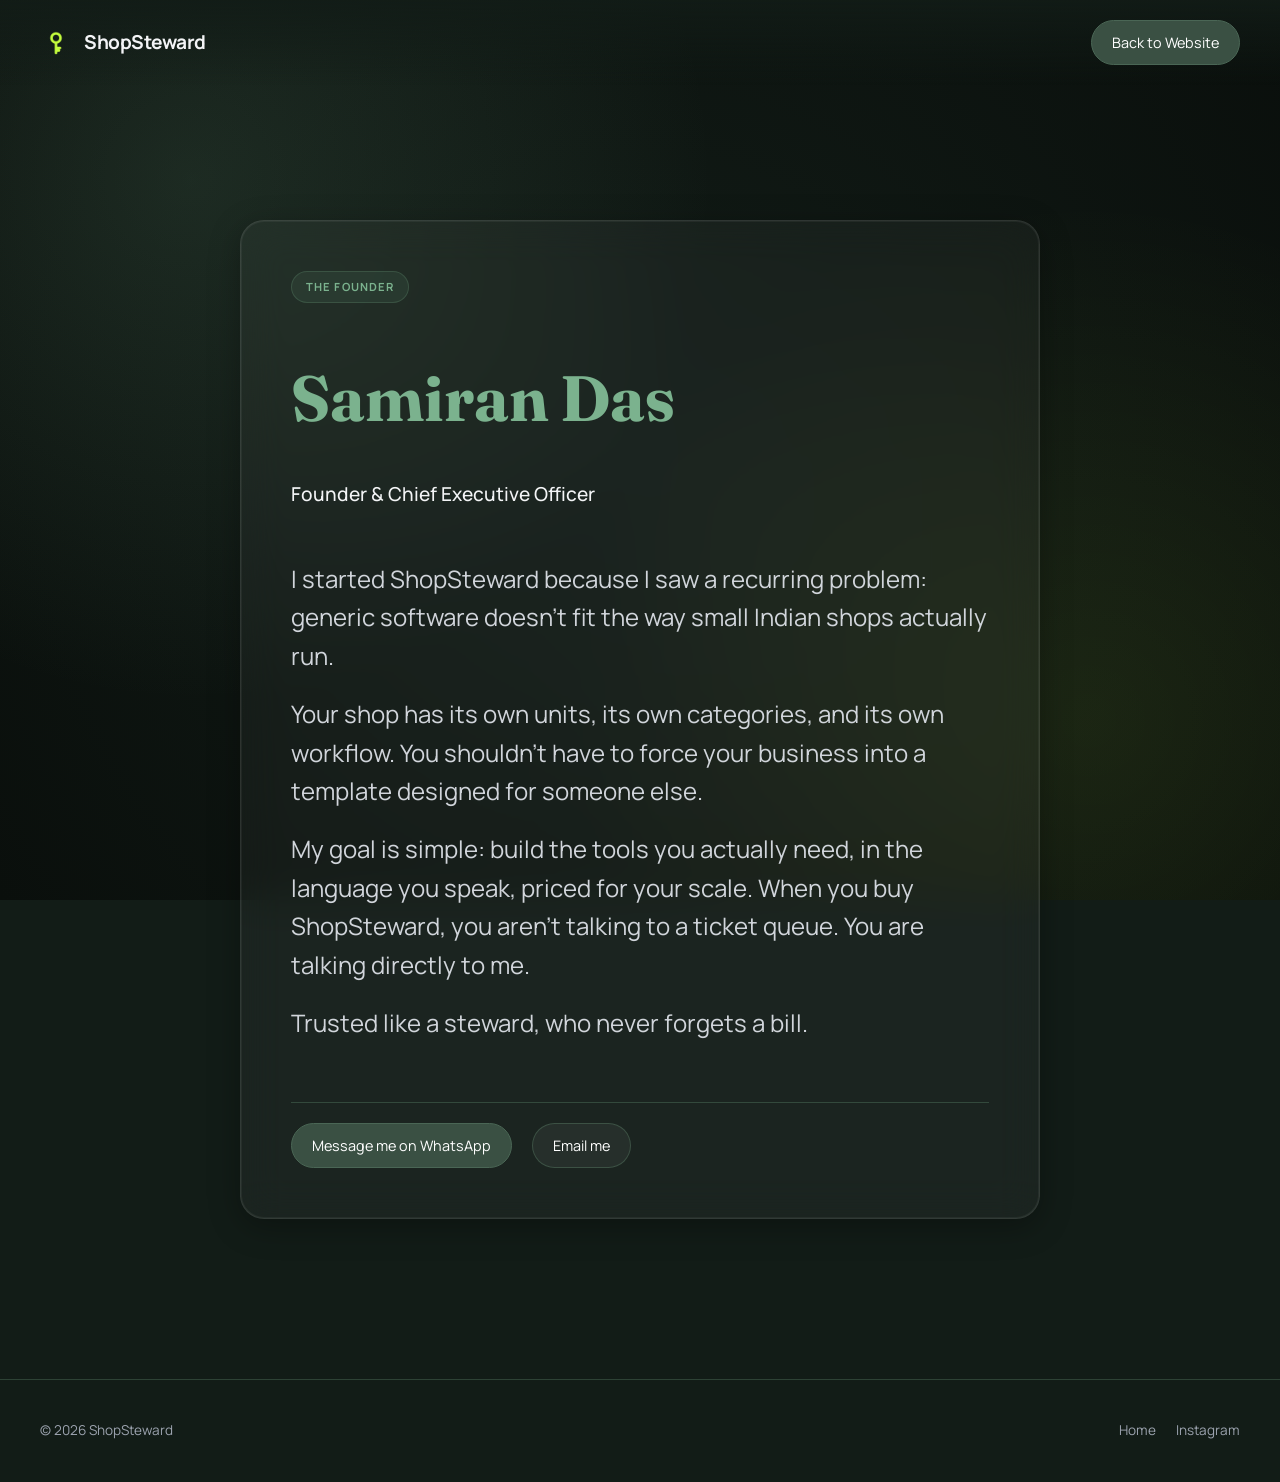
<file: about.html>
<!DOCTYPE html>
<html lang="en">
<head>
    <meta charset="UTF-8">
    <meta name="viewport" content="width=device-width, initial-scale=1.0">
    <title>About Samiran Das | Founder & CEO of ShopSteward</title>
    <meta name="description" content="Samiran Das is the Founder & CEO of ShopSteward, building custom inventory and billing software for Indian retailers.">
    <link rel="canonical" href="https://shopsteward.in/about.html" />
    <link rel="icon" type="image/png" href="images/logo.png">
    
    <link href="https://fonts.googleapis.com/css2?family=Fraunces:ital,opsz,wght@0,9..144,100..900;1,9..144,100..900&family=Manrope:wght@300..800&display=swap" rel="stylesheet">
    <link rel="stylesheet" href="style.css">
</head>
<body>

    <!-- NAVBAR -->
    <header class="navbar">
        <a href="index.html" class="logo-area">
            <img src="images/logo.png" alt="ShopSteward Logo" class="logo-img">
            <span class="brand-name">ShopSteward</span>
        </a>
        <div class="nav-actions">
            <a href="index.html" class="btn-primary">Back to Website</a>
        </div>
    </header>

    <main id="top" style="padding-top: 120px; padding-bottom: 60px; min-height: 85vh; display: flex; align-items: center;">
        <section class="section" style="width: 100%;">
            <div class="glass steward-block spotlight-card reveal active" style="max-width: 800px; margin: 0 auto; width: 100%;">
                <div class="section-no">THE FOUNDER</div>
                
                <h1 style="font-size: clamp(2.5rem, 5vw, 4rem); font-family: var(--font-serif); margin-bottom: 10px; color: var(--green);">
                    Samiran Das
                </h1>
                <h3 style="font-size: 1.2rem; color: var(--text-light); margin-bottom: 30px; font-weight: 500;">
                    Founder & Chief Executive Officer
                </h3>

                <div class="steward-lead">
                    <p style="margin-bottom: 20px;">
                        I started ShopSteward because I saw a recurring problem: generic software doesn't fit the way small Indian shops actually run.
                    </p>
                    <p style="margin-bottom: 20px;">
                        Your shop has its own units, its own categories, and its own workflow. You shouldn't have to force your business into a template designed for someone else. 
                    </p>
                    <p style="margin-bottom: 20px;">
                        My goal is simple: build the tools you actually need, in the language you speak, priced for your scale. When you buy ShopSteward, you aren't talking to a ticket queue. You are talking directly to me.
                    </p>
                    <p>
                        Trusted like a steward, who never forgets a bill.
                    </p>
                </div>

                <div style="margin-top: 40px; padding-top: 20px; border-top: 1px solid var(--glass-border); display: flex; gap: 20px; flex-wrap: wrap;">
                    <a href="https://wa.me/918637560557" target="_blank" rel="noopener" class="btn-primary">Message me on WhatsApp</a>
                    <a href="mailto:shopsteward.in@gmail.com" class="btn-secondary">Email me</a>
                </div>
            </div>
        </section>
    </main>

    <footer class="footer" style="max-width: 1400px; margin: 0 auto;">
        <div>© 2026 ShopSteward</div>
        <div class="footer-links">
            <a href="index.html">Home</a>
            <a href="https://instagram.com/shopsteward.in" target="_blank" rel="noopener">Instagram</a>
        </div>
    </footer>
</body>
</html>
</file>
<file: style.css>
/* --- 1. Variables --- */
:root {
    --bg-dark: #121c17; /* Updated lighter muddy green backdrop */
    --text-light: #f3f4f6;
    --text-muted: #9ca3af;
    
    /* Brighter Muddy Green */
    --green: #7BB28E; 
    --green-btn: #3A5043;
    --green-btn-hover: #4A6655;
    
    /* Intense Glass Effect */
    --glass-bg: rgba(0, 0, 0, 0.2);
    --glass-border: rgba(123, 178, 142, 0.25);
    
        --font-sans: 'Manrope', sans-serif;
    --font-serif: 'Fraunces', serif;

    /* Referenced in the AI Scanner section but never defined */
    --ink: #eef4ee;
    --line: rgba(255, 255, 255, 0.10);
    --acid: #c8ff3d;
}

* { margin: 0; padding: 0; box-sizing: border-box; }
html { scroll-behavior: smooth; scroll-padding-top: 90px; }

body { 
    background-color: var(--bg-dark); 
    background-image: 
        radial-gradient(circle at 15% 20%, rgba(123, 178, 142, 0.15) 0%, transparent 40%),
        radial-gradient(circle at 85% 80%, rgba(200, 255, 61, 0.08) 0%, transparent 40%),
        radial-gradient(circle at 50% 50%, rgba(18, 28, 23, 1) 0%, rgba(10, 15, 12, 1) 100%);
    background-attachment: fixed;
    color: var(--text-light); 
    font-family: var(--font-sans); 
    overflow-x: hidden; 
    line-height: 1.6; 
}

a { text-decoration: none; color: inherit; }
ul { list-style: none; }

/* Utility */
.mb-40 { margin-bottom: 40px; }
.mt-20 { margin-top: 20px; }
.mt-50 { margin-top: 50px; }
.mb-20 { margin-bottom: 20px; }
.mt-10 { margin-top: 10px; }
.full-width { width: 100%; text-align: center; justify-content: center; display: inline-block; }
.text-center { text-align: center; }

/* --- 2. THE GLASSMORPHISM --- */
.glass {
    background: rgba(255, 255, 255, 0.04); /* Light frosted glass instead of dark */
    backdrop-filter: blur(20px);
    -webkit-backdrop-filter: blur(20px);
    border: 1px solid rgba(255, 255, 255, 0.1); /* Brighter border */
    box-shadow: 
        0 8px 32px 0 rgba(0, 0, 0, 0.3), 
        inset 0 0 0 1px rgba(255, 255, 255, 0.05); /* Subtle inner glow */
    border-radius: 24px;
}

/* --- 3. THE HOVER EFFECT (SUBTLE LIFT & GLOW) --- */
.spotlight-card {
    /* Smooth, quick transition */
    transition: transform 0.3s ease, box-shadow 0.3s ease, border-color 0.3s ease, background-color 0.3s ease !important;
    will-change: transform, box-shadow;
}

.spotlight-card:hover {
    transform: translateY(-8px) !important;
    border-color: rgba(200, 255, 61, 0.4); /* Acid green border on hover */
    background: rgba(255, 255, 255, 0.08) !important; /* Gets brighter on hover */
    box-shadow: 
        0 20px 40px rgba(0, 0, 0, 0.5), 
        0 0 30px rgba(200, 255, 61, 0.15); /* Soft acid green glow */
    z-index: 10;
}

/* --- 4. SCROLL REVEAL ANIMATIONS --- */
.reveal {
    opacity: 0;
    transform: translateY(40px);
    transition: opacity 0.8s cubic-bezier(0.16, 1, 0.3, 1), transform 0.8s cubic-bezier(0.16, 1, 0.3, 1);
}
.reveal.active {
    opacity: 1;
    transform: translateY(0);
}

/* --- 5. Navbar --- */
.navbar { position: fixed; top: 0; width: 100%; display: flex; justify-content: space-between; align-items: center; padding: 20px 40px; z-index: 100; background: linear-gradient(to bottom, rgba(18,28,23,0.9), transparent); }
.logo-area { display: flex; align-items: center; gap: 12px; }
.logo-img { height: 32px; width: auto; object-fit: contain; }
.brand-name { font-weight: 700; font-size: 1.2rem; letter-spacing: -0.02em; }
.badge { font-size: 0.65rem; background: rgba(255,255,255,0.08); padding: 4px 10px; border-radius: 20px; color: var(--text-muted); border: 1px solid rgba(255,255,255,0.05); }
.nav-links { display: flex; gap: 30px; font-size: 0.9rem; color: var(--text-muted); }
.nav-links a:hover { color: white; }
.nav-actions { display: flex; gap: 15px; align-items: center; }

/* --- 6. Buttons --- */
.btn-ghost { font-size: 0.9rem; color: var(--text-light); padding: 10px 20px; border-radius: 50px; transition: 0.3s; }
.btn-ghost:hover { color: var(--green); }
.btn-primary { background-color: var(--green-btn); color: white; padding: 10px 20px; border-radius: 50px; font-size: 0.9rem; display: inline-flex; align-items: center; gap: 8px; transition: 0.3s; border: 1px solid var(--green-btn-hover); cursor: pointer; }
.btn-primary:hover { background-color: var(--green-btn-hover); transform: translateY(-2px); box-shadow: 0 10px 20px rgba(0,0,0,0.3); }
.btn-secondary { background: rgba(255,255,255,0.05); color: white; padding: 10px 20px; border-radius: 50px; font-size: 0.9rem; transition: 0.3s; border: 1px solid var(--glass-border); display: inline-flex; align-items: center; cursor: pointer;}
.btn-secondary:hover { background: rgba(255,255,255,0.1); transform: translateY(-2px); }
.btn-primary.large, .btn-secondary.large { padding: 14px 28px; font-size: 1rem; }
.menu-btn { display: none; background: none; border: none; color: white; font-size: 1.5rem; cursor: pointer; }

/* --- 7. Hero --- */
.hero { position: relative; height: 100vh; display: flex; align-items: center; padding: 0 40px; overflow: hidden; }
.hero-bg { position: absolute; top: 0; left: 0; width: 100%; height: 100%; z-index: -1; }
.hero-bg img { width: 100%; height: 100%; object-fit: cover; object-position: right center; }
.hero-overlay { position: absolute; top: 0; left: 0; width: 100%; height: 100%; background: linear-gradient(90deg, #121c17 0%, rgba(18, 28, 23, 0.95) 30%, rgba(18, 28, 23, 0.4) 70%, transparent 100%); }
.hero-content { display: flex; justify-content: space-between; align-items: center; width: 100%; max-width: 1400px; margin: 0 auto; gap: 50px; }
.hero-text { max-width: 600px; }
.hero-text h1 { font-size: clamp(3rem, 5vw, 4.5rem); line-height: 1.1; font-weight: 500; margin-bottom: 24px; letter-spacing: -0.03em; }
.serif-text { font-family: var(--font-serif); color: var(--green); font-style: italic; font-weight: 400; }
.hero-text .lead { font-size: 1.2rem; color: var(--text-muted); margin-bottom: 40px; max-width: 500px; }
.hero-actions { display: flex; gap: 15px; }

/* Hero Glass Card */
.hero-card { width: 480px; padding: 32px; border-radius: 28px; }
.hero-card h3 { font-size: 1.2rem; font-weight: 500; margin-bottom: 24px; text-align: center; color: #e5e7eb; }
.card-tags { display: flex; gap: 10px; margin-bottom: 20px; align-items: center; }
.tag { background: rgba(255,255,255,0.06); padding: 8px 14px; border-radius: 50px; font-size: 0.8rem; display: flex; align-items: center; gap: 8px; border: 1px solid rgba(255,255,255,0.08); color: #d1d5db; }
.add-btn { background: transparent; border: 1px solid rgba(255,255,255,0.2); color: white; width: 32px; height: 32px; border-radius: 50%; cursor: pointer; display: flex; align-items: center; justify-content: center; transition: 0.3s; }
.add-btn:hover { background: rgba(255,255,255,0.1); }
.card-input-area { position: relative; }
.card-input-area textarea { width: 100%; height: 140px; background: rgba(0,0,0,0.3); border: 1px solid rgba(255,255,255,0.1); border-radius: 16px; padding: 18px 70px 18px 18px; color: white; font-family: var(--font-sans); font-size: 0.95rem; resize: none; outline: none; transition: border-color 0.3s; }
.card-input-area textarea:focus { border-color: var(--green); }
.submit-circle { position: absolute; bottom: 16px; right: 16px; width: 44px; height: 44px; border-radius: 50%; background: rgba(255,255,255,0.15); border: none; color: white; cursor: pointer; transition: 0.3s; display: flex; align-items: center; justify-content: center; padding: 0; }
.submit-circle svg { width: 20px; height: 20px; fill: currentColor; transition: transform 0.3s ease; }
.submit-circle:hover { background: #25D366; color: white; transform: scale(1.05); }
.submit-circle:hover svg { transform: scale(1.1) rotate(10deg); }

/* --- 8. Sections --- */
.niche-strip { padding: 40px 40px; max-width: 1400px; margin: 0 auto; text-align: center; }
.niche-label { font-size: 0.75rem; letter-spacing: 0.1em; color: var(--text-muted); margin-bottom: 20px; }
.niche-row { display: flex; justify-content: center; gap: 12px; flex-wrap: wrap; }
.niche-chip { padding: 8px 16px; border: 1px solid rgba(255,255,255,0.1); border-radius: 50px; font-size: 0.8rem; color: #d1d5db; background: rgba(0,0,0,0.2); }

.section { padding: 100px 40px; max-width: 1400px; margin: 0 auto; }
.section-head { margin-bottom: 50px; }
.section-no { 
    display: inline-block;
    font-size: 0.7rem; 
    color: var(--green); 
    background: rgba(123, 178, 142, 0.1);
    border: 1px solid rgba(123, 178, 142, 0.2);
    padding: 6px 14px;
    border-radius: 50px;
    margin-bottom: 16px; 
    letter-spacing: 0.1em; 
    font-weight: 700;
    text-transform: uppercase;
}
.section h2 { font-size: clamp(2.5rem, 4vw, 3.5rem); font-weight: 500; letter-spacing: -0.03em; line-height: 1.1; }
.section h2 em { font-family: var(--font-serif); color: var(--green); font-style: italic; }
.copy { color: var(--text-muted); font-size: 1rem; max-width: 700px; }
.sub-heading { font-size: 1.5rem; color: var(--text-light); margin-bottom: 20px; font-weight: 500; }

/* Grid Layouts */
.grid-3 { display: grid; grid-template-columns: repeat(3, 1fr); gap: 20px; }
.grid-2 { display: grid; grid-template-columns: repeat(2, 1fr); gap: 20px; }
.card { padding: 30px; display: flex; flex-direction: column; }
.card h3 { font-size: 1.2rem; margin-bottom: 10px; font-weight: 600; }
.card p { font-size: 0.95rem; color: var(--text-muted); }
.bigno { font-size: 3rem; font-weight: 700; color: var(--green); opacity: 0.3; line-height: 1; margin-bottom: 15px; }
.num { font-size: 0.8rem; font-weight: 700; color: var(--green); letter-spacing: 0.1em; margin-bottom: 15px; }
.highlight-green { background: rgba(123, 178, 142, 0.1) !important; border-left: 3px solid var(--green) !important; color: var(--green) !important; padding: 12px !important; border-radius: 4px; }

/* Steward Block */
.steward-block { padding: 50px; display: flex; flex-direction: column; gap: 20px; }
.steward-lead { font-size: clamp(1.2rem, 2vw, 1.5rem); line-height: 1.6; color: #d1d5db; max-width: 900px; }
.steward-lead b { color: var(--green); font-weight: 700; }
.steward-lead em { font-family: var(--font-serif); font-style: italic; color: white; }

/* Trusted Block */
.trusted-block { padding: 60px 20px; display: flex; flex-direction: column; align-items: center; justify-content: center; }
.trusted-num { font-size: clamp(5rem, 10vw, 8rem); font-weight: 800; color: var(--green); line-height: 1; margin: 20px 0; letter-spacing: -0.05em; }
.trusted-tag { font-size: 1.2rem; color: var(--text-light); }

/* Demo */
.demo-wrap { display: grid; grid-template-columns: 300px 1fr; overflow: hidden; padding: 0; min-height: 600px; }
.demo-info { padding: 40px; border-right: 1px solid var(--glass-border); display: flex; flex-direction: column; justify-content: space-between; }
.demo-info h3 { font-size: 1.5rem; margin: 10px 0; }
.demo-url { font-size: 0.75rem; color: var(--text-muted); word-break: break-all; margin-top: 10px; display: block; }
.eyebrow { font-size: 0.75rem; color: var(--green); font-weight: 700; letter-spacing: 0.1em; }
.credentials { margin-top: 30px; border-top: 1px solid var(--glass-border); padding-top: 20px; }
.credentials small { font-size: 0.7rem; color: var(--text-muted); letter-spacing: 0.1em; display: block; margin-bottom: 10px; }
.cred { font-size: 0.9rem; margin-bottom: 10px; color: #d1d5db; }
.cred code { color: var(--green); background: rgba(123,178,142,0.1); padding: 4px 8px; border-radius: 4px; font-family: monospace; }
.demo-actions { display: flex; flex-direction: column; gap: 10px; margin-top: 20px; }
.mini { font-size: 0.75rem; padding: 10px; border: 1px solid var(--glass-border); background: rgba(0,0,0,0.3); color: white; border-radius: 6px; cursor: pointer; transition: 0.3s; text-align: center; }
.mini:hover { background: rgba(255,255,255,0.1); }
.demo-screen { background: #111; }
.demo-screen iframe { width: 100%; height: 100%; min-height: 600px; border: none; }

/* Features */
.features-grid { display: grid; grid-template-columns: repeat(5, 1fr); gap: 15px; }
.features-grid h3 { font-size: 1rem; }
.features-grid p { font-size: 0.85rem; }
.highlight-card { border-color: var(--green); background: rgba(123, 178, 142, 0.08); }
.tag-new { font-size: 0.6rem; background: var(--green); color: black; padding: 2px 6px; border-radius: 4px; margin-left: 8px; font-weight: 800; }

/* Testimonial */
.testimonial-card { padding: 50px; text-align: center; display: flex; flex-direction: column; align-items: center; }
.testi-quote { font-size: 1.5rem; line-height: 1.6; color: var(--text-light); max-width: 900px; margin: 20px 0; font-style: italic; }
.testi-author b { display: block; font-size: 1.1rem; color: white; }
.testi-author span { font-size: 0.9rem; color: var(--green); }

/* Pricing */
.pricing-grid { display: grid; grid-template-columns: repeat(3, 1fr); gap: 20px; align-items: stretch; }
.price-card { padding: 40px 30px; display: flex; flex-direction: column; position: relative; }
.price-card.popular { border-color: var(--green); background: rgba(123, 178, 142, 0.1); transform: scale(1.02); z-index: 2; }
.price-card.popular:hover { transform: translateY(-8px) scale(1.02) !important; }
.popular-badge { position: absolute; top: -12px; left: 50%; transform: translateX(-50%); background: var(--green); color: black; font-size: 0.7rem; font-weight: 800; padding: 6px 16px; border-radius: 20px; letter-spacing: 0.1em; white-space: nowrap; }
.price-tier { font-size: 0.75rem; color: var(--text-muted); margin-bottom: 10px; letter-spacing: 0.1em; }
.price-card h3 { font-size: 1.4rem; margin-bottom: 20px; font-weight: 500; }
.price-old {
    display: inline-block;
    background: rgba(255, 77, 77, 0.15); /* Soft red background */
    color: #ff8d5c; /* Orange-red text */
    padding: 4px 10px;
    border-radius: 4px;
    font-size: 14px;
    font-weight: 700;
    text-decoration: line-through;
    text-decoration-color: #ff4d4d;
    text-decoration-thickness: 2px;
    margin-bottom: 8px;
    border: 1px solid rgba(255, 77, 77, 0.3);
}
.price-card .amt { 
    font-size: 3.5rem; 
    font-weight: 800; 
    line-height: 1; 
    margin-bottom: 10px; 
    letter-spacing: -0.03em; 
    color: var(--acid); /* Makes the numbers bright acid green */
    text-shadow: 0 0 20px rgba(200, 255, 61, 0.2); /* Adds a subtle glow */
}
.price-card .sub { font-size: 0.8rem; color: var(--text-muted); margin-bottom: 25px; }
.price-card .sub b { color: var(--green); }
.price-meta { background: rgba(0,0,0,0.3); padding: 15px; border-radius: 12px; margin-bottom: 25px; font-size: 0.85rem; }
.price-meta div { display: flex; justify-content: space-between; margin-bottom: 8px; }
.price-meta div:last-child { margin-bottom: 0; }
.price-meta span { color: var(--text-muted); }
.price-meta b { color: white; text-align: right; }
.features-list { margin-bottom: 25px; flex-grow: 1; }
.features-list li { font-size: 0.9rem; color: #d1d5db; padding: 8px 0; border-bottom: 1px dashed rgba(255,255,255,0.1); display: flex; align-items: center; gap: 10px; }
.features-list li::before { content: "✓"; color: var(--green); font-weight: bold; }
.not-label { font-size: 0.7rem; color: #ef4444; letter-spacing: 0.1em; margin-bottom: 10px; font-weight: 700; }
.not-list { margin-bottom: 25px; }
.not-list li { font-size: 0.9rem; color: #6b7280; padding: 5px 0; text-decoration: line-through; }
.not-list li::before { content: "×"; color: #ef4444; margin-right: 10px; text-decoration: none; display: inline-block; }
.amt-large { font-size: 2.5rem; font-weight: 700; margin: 10px 0; color: white; }
.amt-large small { font-size: 1rem; font-weight: 400; color: var(--text-muted); }

/* Domains */
.domain-grid { display: grid; grid-template-columns: repeat(4, 1fr); gap: 15px; }
.domain-card { padding: 25px; cursor: pointer; display: flex; flex-direction: column; }
.domain-card h4 { font-size: 1.2rem; margin-bottom: 5px; }
.domain-card p { font-size: 0.85rem; color: var(--text-muted); margin-bottom: 20px; }
.domain-price { font-size: 1.1rem; font-weight: 600; color: var(--green); margin-bottom: 15px; flex-grow: 1; }
.domain-price span { font-size: 0.8rem; color: var(--text-muted); font-weight: 400; display: block; }
.btn-text { background: none; border: none; color: white; font-size: 0.85rem; cursor: pointer; text-align: left; padding: 0; font-weight: 600; }
.domain-card:hover .btn-text { color: var(--green); }

/* FAQ */
.faq-list { display: flex; flex-direction: column; gap: 15px; }
.q { border-radius: 16px; overflow: hidden; transition: background 0.3s; }
.q button { width: 100%; background: none; border: none; color: white; padding: 24px; font-size: 1.1rem; font-weight: 500; text-align: left; cursor: pointer; display: flex; justify-content: space-between; align-items: center; font-family: var(--font-sans); }
.q button:after { content: "+"; color: var(--green); font-size: 1.5rem; transition: 0.3s; }
.q.open button:after { content: "−"; transform: rotate(180deg); }
.answer { display: none; padding: 0 24px 24px 24px; color: var(--text-muted); font-size: 0.95rem; line-height: 1.7; }
.q.open .answer { display: block; }

/* Contact */
.contact-grid { display: grid; grid-template-columns: 1fr 1fr; gap: 50px; align-items: center; }
.contact-card { padding: 40px; display: flex; flex-direction: column; }
.contact-item { display: flex; justify-content: space-between; padding: 20px 0; border-bottom: 1px solid var(--glass-border); font-size: 1rem; transition: 0.3s; }
.contact-item:hover { color: var(--green); border-color: var(--green); }
.contact-item span { color: var(--text-muted); }
.wa-cta { margin-top: 30px; display: flex; flex-direction: column; gap: 15px; }

/* Footer */
.footer { padding: 40px; border-top: 1px solid var(--glass-border); display: flex; justify-content: space-between; color: var(--text-muted); font-size: 0.85rem; max-width: 1400px; margin: 0 auto; }
.footer-links { display: flex; gap: 20px; }
.footer-links a:hover { color: white; }

/* Modals */
.modal-overlay { display: none; position: fixed; inset: 0; background: rgba(0,0,0,0.8); backdrop-filter: blur(10px); z-index: 1000; align-items: center; justify-content: center; padding: 20px; opacity: 0; transition: opacity 0.3s; }
.modal-overlay.active { display: flex; opacity: 1; }
.modal-content { max-width: 500px; width: 100%; padding: 40px; position: relative; transform: translateY(20px); transition: transform 0.3s; }
.modal-overlay.active .modal-content { transform: translateY(0); }
.legal-content { max-height: 80vh; overflow-y: auto; max-width: 800px; }
.legal-content h2 { font-size: 2rem; margin-bottom: 20px; }
.legal-content p { margin-bottom: 15px; color: var(--text-muted); }
.close-btn { position: absolute; top: 15px; right: 20px; background: none; border: none; color: var(--text-muted); font-size: 2rem; cursor: pointer; }
.close-btn:hover { color: white; }
.modal-content h2 { font-size: 1.8rem; margin-bottom: 10px; color: var(--green); }
.modal-desc { color: var(--text-muted); margin-bottom: 20px; }
.modal-price { background: rgba(0,0,0,0.3); padding: 15px; border-radius: 8px; font-size: 1.2rem; font-weight: bold; color: white; margin-bottom: 20px; border-left: 3px solid var(--green); }
.modal-note { font-size: 0.85rem; color: var(--text-muted); margin-bottom: 25px; font-style: italic; }
.modal-actions { display: flex; flex-direction: column; }

/* --- 9. COMPACT MOBILE OPTIMIZATION --- */
@media (max-width: 1100px) {
    .features-grid { grid-template-columns: repeat(3, 1fr); }
    .domain-grid { grid-template-columns: repeat(2, 1fr); }
    .pricing-grid { grid-template-columns: 1fr; max-width: 500px; margin: 0 auto; }
    .price-card.popular { transform: scale(1); }
}

@media (max-width: 900px) {
    .navbar { padding: 12px 20px; background: rgba(18,28,23,0.95); backdrop-filter: blur(10px); }
    .nav-actions { display: none; } /* Hide redundant buttons */
    .menu-btn { display: block; margin-left: auto; }
    .nav-links { display: none; position: absolute; top: 60px; left: 0; width: 100%; background: #121c17; flex-direction: column; padding: 15px; border-bottom: 1px solid var(--glass-border); }
    .nav-links.show { display: flex; }
    
    .hero { flex-direction: column; height: auto; padding: 100px 20px 40px; }
    .hero-content { flex-direction: column; text-align: center; gap: 30px; }
    .hero-text h1 { font-size: 2.8rem; }
    .hero-text .lead { font-size: 1rem; margin-bottom: 25px; }
    .hero-actions { justify-content: center; flex-direction: column; width: 100%; gap: 10px; }
    .hero-actions a { width: 100%; justify-content: center; }
    .hero-overlay { background: linear-gradient(0deg, #121c17 0%, rgba(18,28,23,0.85) 100%); }
    .hero-card { width: 100%; max-width: 500px; margin: 0 auto; padding: 24px; }
    
    .grid-3 { grid-template-columns: 1fr; gap: 15px; }
    .grid-2 { grid-template-columns: 1fr; gap: 15px; }
    
    .demo-wrap { grid-template-columns: 1fr; min-height: auto; }
    .demo-info { border-right: none; border-bottom: 1px solid var(--glass-border); padding: 25px; }
    .demo-screen iframe { min-height: 350px; }
    
    .features-grid { grid-template-columns: repeat(2, 1fr); gap: 10px; }
    .contact-grid { grid-template-columns: 1fr; gap: 30px; }
    .footer { flex-direction: column; gap: 15px; align-items: center; text-align: center; padding: 30px 20px; }
}

@media (max-width: 600px) {
    /* 1. Hide badge to fix header squishing */
    .badge { display: none; }
    .brand-name { font-size: 1.1rem; }
    .logo-img { height: 26px; }
    
    /* 2. Drastically reduce spacing */
    .section { padding: 45px 16px; }
    .section-head { margin-bottom: 25px; }
    .section h2 { font-size: 1.8rem; }
    .copy { font-size: 0.9rem; }
    
    .hero-text h1 { font-size: 2.1rem; margin-bottom: 15px; }
    .hero-card h3 { font-size: 1.1rem; margin-bottom: 15px; }
    
    /* 3. Compact Glass Card */
    .hero-card { padding: 18px; }
    .card-tags { gap: 6px; margin-bottom: 12px; flex-wrap: wrap; }
    .tag { padding: 6px 10px; font-size: 0.7rem; }
    .card-input-area textarea { height: 100px; font-size: 0.85rem; padding: 12px 55px 12px 12px; }
    .submit-circle { width: 36px; height: 36px; bottom: 12px; right: 12px; }
    .submit-circle svg { width: 16px; height: 16px; }
    
    /* 4. Tighter Cards */
    .card { padding: 20px; border-radius: 16px; }
    .card h3 { font-size: 1.1rem; }
    .card p { font-size: 0.85rem; }
    .bigno { font-size: 2.2rem; margin-bottom: 10px; }
    
    .steward-block { padding: 20px; border-radius: 16px; }
    .steward-lead { font-size: 1rem; }
    
    .trusted-block { padding: 40px 15px; border-radius: 16px; }
    .trusted-num { font-size: 4rem; }
    .trusted-tag { font-size: 1rem; }
    
    .features-grid { grid-template-columns: 1fr; gap: 10px; }
    .domain-grid { grid-template-columns: 1fr; gap: 10px; }
    
    /* 5. Compact Pricing */
    .price-card { padding: 25px 20px; border-radius: 16px; }
    .price-card .amt { font-size: 2.5rem; }
    .price-meta { padding: 10px; font-size: 0.75rem; }
    .features-list li { padding: 6px 0; font-size: 0.85rem; }
    
    /* 6. Compact FAQ */
    .q button { padding: 16px; font-size: 0.95rem; }
    .answer { padding: 0 16px 16px 16px; font-size: 0.85rem; }
    
    .contact-card { padding: 20px; border-radius: 16px; }
    .contact-item { padding: 15px 0; font-size: 0.9rem; }
    
    .wa-cta { gap: 10px; margin-top: 20px; }
    .testimonial-card { padding: 25px 15px; border-radius: 16px; }
    .testi-quote { font-size: 1.1rem; margin: 10px 0; }
}
/* --- DESKTOP HERO STACKED LAYOUT --- */
@media (min-width: 901px) {
    .hero {
        height: auto; /* Allows the section to grow */
        min-height: 100vh;
        padding-top: 120px;
        padding-bottom: 60px;
    }
    
    .hero-content {
        flex-direction: column; /* Stacks the text and card vertically */
        align-items: flex-start; /* Aligns everything to the left */
        justify-content: center;
        gap: 40px; /* Space between buttons and the card */
    }
    
    .hero-text {
        max-width: 700px;
    }

    .hero-card {
        width: 480px; /* Keeps the card a nice size */
        margin-top: 10px;
    }
}
/* ================= AI INVOICE SCANNER ================= */
.scanner-hero { margin-bottom: 40px; }

.scanner-steps {
  display: grid;
  grid-template-columns: repeat(4, 1fr);
  gap: 20px;
  margin-bottom: 50px;
}

.scanner-step {
  background: #0a0e10;
  border: 1px solid var(--line);
  padding: 24px 20px;
  border-radius: 8px;
  transition: 0.3s;
}
.scanner-step:hover {
  border-color: rgba(200, 255, 61, 0.4);
  transform: translateY(-3px);
}
.step-icon {
  font-size: 24px;
  margin-bottom: 12px;
}
.scanner-step h4 {
  margin: 0 0 8px 0;
  font-size: 16px;
  color: var(--ink);
}
.scanner-step p {
  margin: 0;
  font-size: 12px;
  color: #8f9a95;
  line-height: 1.5;
}

.scanner-grid {
  display: grid;
  grid-template-columns: 1fr 1fr;
  gap: 40px;
  margin-bottom: 40px;
}

.scanner-list {
  list-style: none;
  padding: 0;
  margin: 0;
}
.scanner-list li {
  padding: 12px 0;
  border-bottom: 1px dashed rgba(255,255,255,.08);
  color: #b0b9b5;
  font-size: 13px;
  line-height: 1.6;
}
.scanner-list li strong {
  color: var(--ink);
}

.scanner-pricing {
  background: rgba(200,255,61,.03);
  border: 1px solid rgba(200,255,61,.25);
  border-radius: 8px;
  padding: 30px;
  position: relative;
  box-shadow: inset 0 0 0 1px rgba(200,255,61,.1);
}

/* Premium Warning Box */
.eligibility-note {
  background: rgba(13, 26, 22, 0.8);
  border-left: 4px solid #ff8d5c; /* Warning orange from your palette */
  padding: 20px 25px;
  border-radius: 4px;
  font-size: 12px;
  line-height: 1.7;
  color: #a8b1ad;
  margin-top: 20px;
}
.eligibility-note strong {
  color: #ff8d5c;
  display: block;
  margin-bottom: 5px;
  font-size: 13px;
  letter-spacing: 0.5px;
  text-transform: uppercase;
}

/* Responsive */
@media (max-width: 900px) {
  .scanner-steps { grid-template-columns: 1fr 1fr; }
  .scanner-grid { grid-template-columns: 1fr; gap: 30px; }
}
@media (max-width: 430px) {
  .scanner-steps { grid-template-columns: 1fr; }
}
/* ================= STRICT COMPARISON TABLE ================= */
.comparison-header {
  text-align: center;
  margin-bottom: 40px;
}

.table-responsive-wrapper {
  width: 100%;
  overflow-x: auto;
  /* Hide scrollbar for a cleaner look */
  scrollbar-width: none; 
  -ms-overflow-style: none;
  padding-bottom: 10px;
}
.table-responsive-wrapper::-webkit-scrollbar {
  display: none;
}

/* Force Table Display */
.compare-table {
  display: table !important;
  width: 100% !important;
  min-width: 700px;
  border-collapse: collapse !important;
  background: #0a0e10;
  border: 1px solid rgba(255, 255, 255, 0.1);
  border-radius: 8px;
  overflow: hidden;
  table-layout: fixed; /* Keeps columns even */
}

.compare-table thead {
  display: table-header-group !important;
}

.compare-table tbody {
  display: table-row-group !important;
}

.compare-table tr {
  display: table-row !important;
}

.compare-table th,
.compare-table td {
  display: table-cell !important;
  padding: 16px 20px;
  text-align: center;
  vertical-align: middle;
  font-size: 14px;
  border-bottom: 1px solid rgba(255, 255, 255, 0.08);
  border-right: 1px solid rgba(255, 255, 255, 0.05);
  color: #a8b1ad;
}

.compare-table th:last-child,
.compare-table td:last-child {
  border-right: none;
}

.compare-table tr:last-child td {
  border-bottom: none;
}

/* Header Styling */
.compare-table th {
  font-weight: 700;
  font-size: 11px;
  letter-spacing: 0.1em;
  text-transform: uppercase;
  color: #8f9a95;
  background: rgba(255, 255, 255, 0.02);
  padding: 18px 20px;
}

/* First Column (Feature Names) */
.compare-table .col-feature {
  text-align: left;
  width: 38%;
  font-weight: 500;
  color: #eef4ee;
  border-right: 1px solid rgba(255, 255, 255, 0.08);
}

.compare-table th.col-feature {
  color: #8f9a95;
}

/* Highlighted Column (ShopSteward) */
.compare-table .col-highlight {
  background: rgba(200, 255, 61, 0.04) !important;
  border-left: 1px solid rgba(200, 255, 61, 0.15);
  border-right: 1px solid rgba(200, 255, 61, 0.15);
  color: #eef4ee;
  font-weight: 600;
  width: 22%;
}

.compare-table th.col-highlight {
  color: #c8ff3d;
  font-size: 13px;
  background: rgba(200, 255, 61, 0.08) !important;
}

/* Icons */
.check {
  color: #c8ff3d;
  font-size: 20px;
  font-weight: bold;
}

.cross {
  color: #4d5853;
  font-size: 16px;
}

.manual {
  font-size: 11.5px;
  color: #7f8a85;
  font-style: italic;
}

/* Footer Text */
.table-footer {
  text-align: center;
  max-width: 700px;
  margin: 30px auto 0;
  font-size: 13px;
  color: #7f8a85;
  line-height: 1.6;
}

@media(max-width: 900px) {
  .compare-table th, 
  .compare-table td {
    padding: 12px 15px;
    font-size: 12px;
  }
  .compare-table .col-feature {
    width: 45%;
  }
}
/* ================= PREMIUM HOVER EFFECTS ================= */

/* 1. AI Invoice Scanner Pricing Card */
.scanner-pricing {
  transition: all 0.3s cubic-bezier(0.2, 0.8, 0.2, 1);
}

@media (hover: hover) {
  .scanner-pricing:hover {
    transform: translateY(-6px);
    border-color: var(--acid);
    box-shadow: 0 15px 35px rgba(0, 0, 0, 0.3), 0 0 25px rgba(200, 255, 61, 0.15), inset 0 0 0 1px rgba(200, 255, 61, 0.3);
    background: rgba(200, 255, 61, 0.06);
  }
}

/* 2. Comparison Table Card */
.compare-table {
  transition: all 0.4s cubic-bezier(0.2, 0.8, 0.2, 1);
}

@media (hover: hover) {
  .compare-table:hover {
    border-color: rgba(200, 255, 61, 0.35);
    box-shadow: 0 15px 40px rgba(0, 0, 0, 0.4), 0 0 20px rgba(200, 255, 61, 0.05);
    transform: translateY(-2px);
  }
}

/* 3. BONUS: Row Highlight in Comparison Table */
/* When hovering a row, highlight it to make it easy to read across */
@media (hover: hover) {
  .compare-table tbody tr {
    transition: background 0.2s ease;
  }
  .compare-table tbody tr:hover {
    background: rgba(255, 255, 255, 0.03);
  }
  /* Keep the ShopSteward column highlight visible even when row is hovered */
  .compare-table tbody tr:hover .col-highlight {
    background: rgba(200, 255, 61, 0.08) !important;
  }
}
/* ================= DAILY COST BADGE ================= */
.daily-cost-badge {
  display: inline-block;
  background: rgba(200, 255, 61, 0.08); /* Very subtle green background */
  border: 1px dashed rgba(200, 255, 61, 0.4); /* Dashed border for a 'calculator' feel */
  color: #c8ff3d;
  font-size: 11.5px;
  padding: 6px 12px;
  border-radius: 4px;
  margin-bottom: 24px;
  letter-spacing: 0.02em;
}

.daily-cost-badge strong {
  font-weight: 800;
  font-size: 12.5px;
}
/* ================= PRICING NOTICE ================= */
.pricing-note {
  display: flex;
  align-items: flex-start;
  gap: 12px;
  background: rgba(200, 255, 61, 0.04); /* Very subtle green tint */
  border: 1px solid rgba(200, 255, 61, 0.2);
  border-left: 3px solid #c8ff3d; /* Acid green highlight bar */
  padding: 16px 20px;
  border-radius: 6px;
  max-width: 750px;
  margin-top: -10px; /* Pulls it slightly closer to the text above */
  margin-bottom: 40px; /* Pushes the pricing cards down */
}

.pricing-note .note-icon {
  font-size: 16px;
  line-height: 1.5;
}

.pricing-note p {
  margin: 0;
  font-size: 13px;
  color: #a8b1ad; /* Muted text so it doesn't overpower the main copy */
  line-height: 1.6;
}

.pricing-note strong {
  color: #eef4ee; /* Brightens the word "Note:" */
  font-weight: 600;
}

/* ================= ULTIMATE FIX FOR THE PILL ================= */
.steward-block {
    display: flex !important;
    flex-direction: column !important;
}

.steward-block .section-no {
    display: inline-flex !important;
    width: max-content !important;
    align-self: flex-start !important;
    margin-bottom: 24px !important; /* Gives space between pill and text */
}
/* ================= CTA + FOOTER LINK ================= */
.scanner-cta {
    width: 100%;
    justify-content: center;
    padding: 16px;
    text-decoration: none;
}

.footer-link {
    background: none;
    border: none;
    color: inherit;
    font: inherit;
    cursor: pointer;
    padding: 0;
    transition: color 0.3s;
}
.footer-link:hover { color: white; }
/* ================= ACCESSIBILITY ================= */
@media (prefers-reduced-motion: reduce) {
    html { scroll-behavior: auto; }
    .reveal { opacity: 1 !important; transform: none !important; transition: none !important; }
    .spotlight-card { transition: none !important; }
    .spotlight-card:hover { transform: none !important; }
}
/* ================= SHOWCASE / HANDOVER ================= */
.showcase-grid {
    display: grid;
    grid-template-columns: repeat(3, 1fr);
    gap: 20px;
}

.showcase-card {
    padding: 0;
    overflow: hidden;
    display: flex;
    flex-direction: column;
}

.showcase-media {
    position: relative;
    aspect-ratio: 4 / 3;
    overflow: hidden;
    background: rgba(0, 0, 0, 0.4);
}

.showcase-media img {
    width: 100%;
    height: 100%;
    object-fit: cover;
    display: block;
    transition: transform 0.6s cubic-bezier(0.16, 1, 0.3, 1);
}

.showcase-card:hover .showcase-media img { transform: scale(1.06); }

.showcase-badge {
    position: absolute;
    top: 12px;
    left: 12px;
    background: rgba(200, 255, 61, 0.15);
    border: 1px solid rgba(200, 255, 61, 0.4);
    color: var(--acid);
    font-size: 0.65rem;
    font-weight: 800;
    letter-spacing: 0.1em;
    padding: 5px 10px;
    border-radius: 50px;
    -webkit-backdrop-filter: blur(6px);
    backdrop-filter: blur(6px);
}

.showcase-body {
    padding: 22px;
    display: flex;
    flex-direction: column;
    gap: 4px;
    flex-grow: 1;
}

.showcase-body h3 { font-size: 1.15rem; font-weight: 600; }
.showcase-meta { font-size: 0.85rem; color: var(--text-muted); margin-bottom: 12px; }

.showcase-ig {
    margin-top: auto;
    display: inline-flex;
    align-items: center;
    gap: 8px;
    font-size: 0.85rem;
    font-weight: 600;
    color: var(--acid);
    border-top: 1px dashed rgba(255, 255, 255, 0.1);
    padding-top: 14px;
    transition: color 0.3s, gap 0.3s;
}
.showcase-ig:hover { color: #fff; gap: 12px; }

@media (max-width: 900px) {
    .showcase-grid { grid-template-columns: repeat(2, 1fr); gap: 14px; }
}
@media (max-width: 600px) {
    .showcase-grid { grid-template-columns: 1fr; gap: 14px; }
    .showcase-body { padding: 18px; }
}

/* ================= TESTIMONIAL GRID ================= */
.testimonial-grid {
    display: grid;
    grid-template-columns: repeat(2, 1fr);
    gap: 20px;
}

.testimonial-grid .testimonial-card { padding: 40px 32px; }
.testimonial-grid .testi-quote { font-size: 1.05rem; line-height: 1.7; margin: 0 0 20px; }

@media (max-width: 900px) {
    .testimonial-grid { grid-template-columns: 1fr; gap: 15px; }
    .testimonial-grid .testimonial-card { padding: 28px 20px; }
}
/* Fix for the AI Scanner Quote Button */
.scanner-cta {
    width: 100%;
    justify-content: center;
    padding: 16px;
    text-decoration: none;
    display: inline-flex;
    align-items: center;
}
</file>
